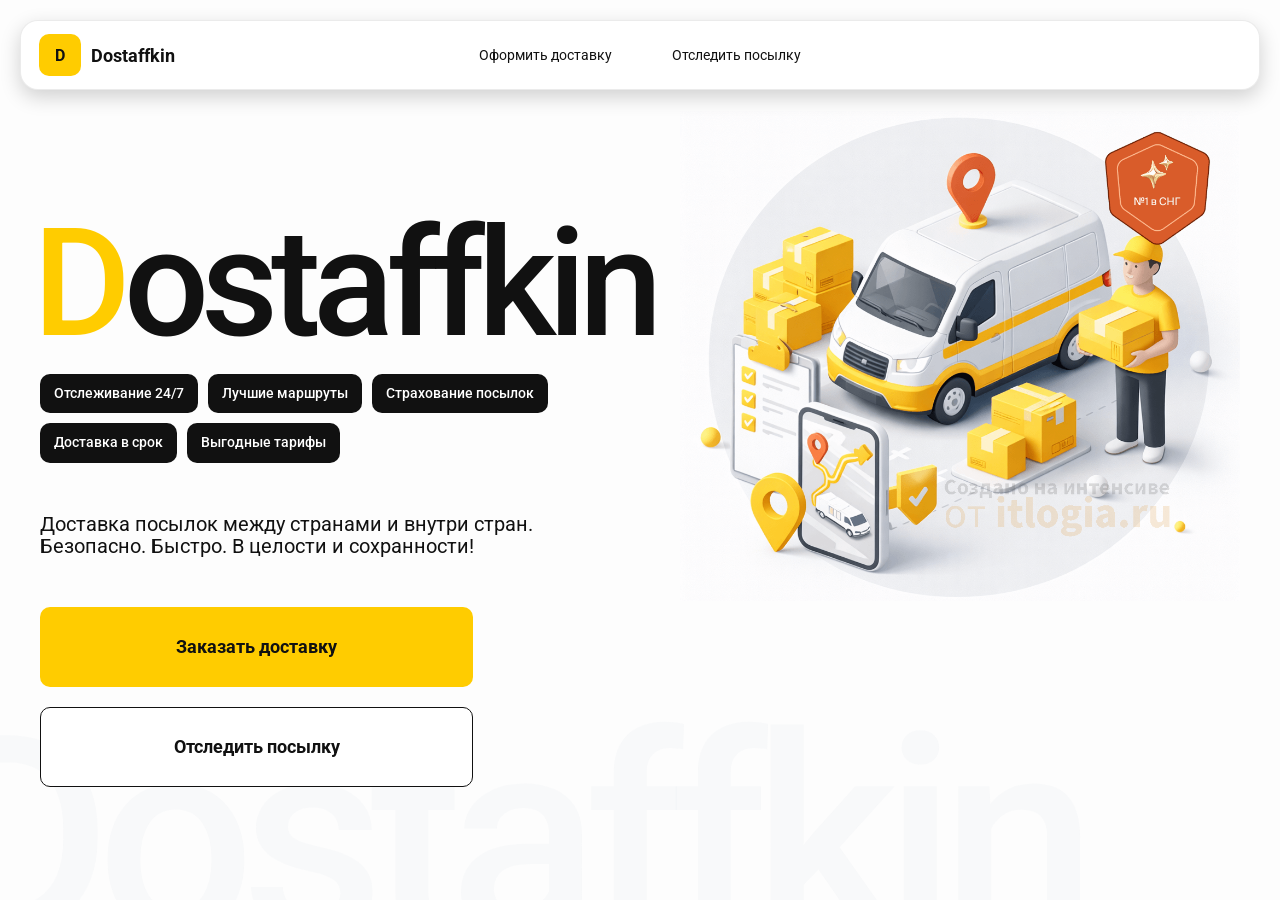
<file: index.html>
<!DOCTYPE html>
<html lang="ru">

<head>
    <meta charset="UTF-8">
    <meta name="viewport" content="width=device-width,initial-scale=1,maximum-scale=1,user-scalable=0" />
    <title>Dostaffkin — Доставка посылок между странами и внутри стран. Безопасно. Быстро. В целости и сохранности!
    </title>





    <link rel="stylesheet" href="styles/base.css">
    <link rel="stylesheet" href="styles/base_adaptive.css">



    
    <link rel="stylesheet" href="styles/index.css">
    <link rel="stylesheet" href="styles/index_adaptive.css">
</head>

<body>
    <div class="container">
        <header class="header">
            <a class="header-brand" href="#">
                <div class="header-logo">D</div>
                <div class="header-title">Dostaffkin</div>
            </a>
            <nav class="header-menu">
                <a class="header-link" href="./order.html">Оформить <span>доставку</span></a>
                <a class="header-link" href="./trek.html">Отследить <span>посылку</span></a>
            </nav>
        </header>
        <main class="main">

            <section class="main-info">


                <div class="main-title">
                    <span>D</span>ostaffkin
                </div>

                <div class="main-features">
                    <div class="main-feature">Отслеживание 24/7</div>
                    <div class="main-feature">Лучшие маршруты</div>
                    <div class="main-feature">Страхование посылок</div>
                    <div class="main-feature">Доставка в срок</div>
                    <div class="main-feature">Выгодные тарифы</div>
                </div>


                <div class="main-description">
                    Доставка посылок между странами и внутри стран.
                    Безопасно. Быстро. В целости и сохранности!
                </div>
                <div class="main-actions">
                    <a class="button" type="button" href="./order.html">Заказать доставку</a>
                    <a class="button button-white" type="button" href="./track.html">Отследить посылку</a>
                </div>
            </section>
            <div class="main-title-ghost">Dostaffkin</div>
            <section class="main-image">
                <img src="images/main-image.png" alt="Main image" />
            </section>
        </main>
    </div>


</body>

</html>
</file>
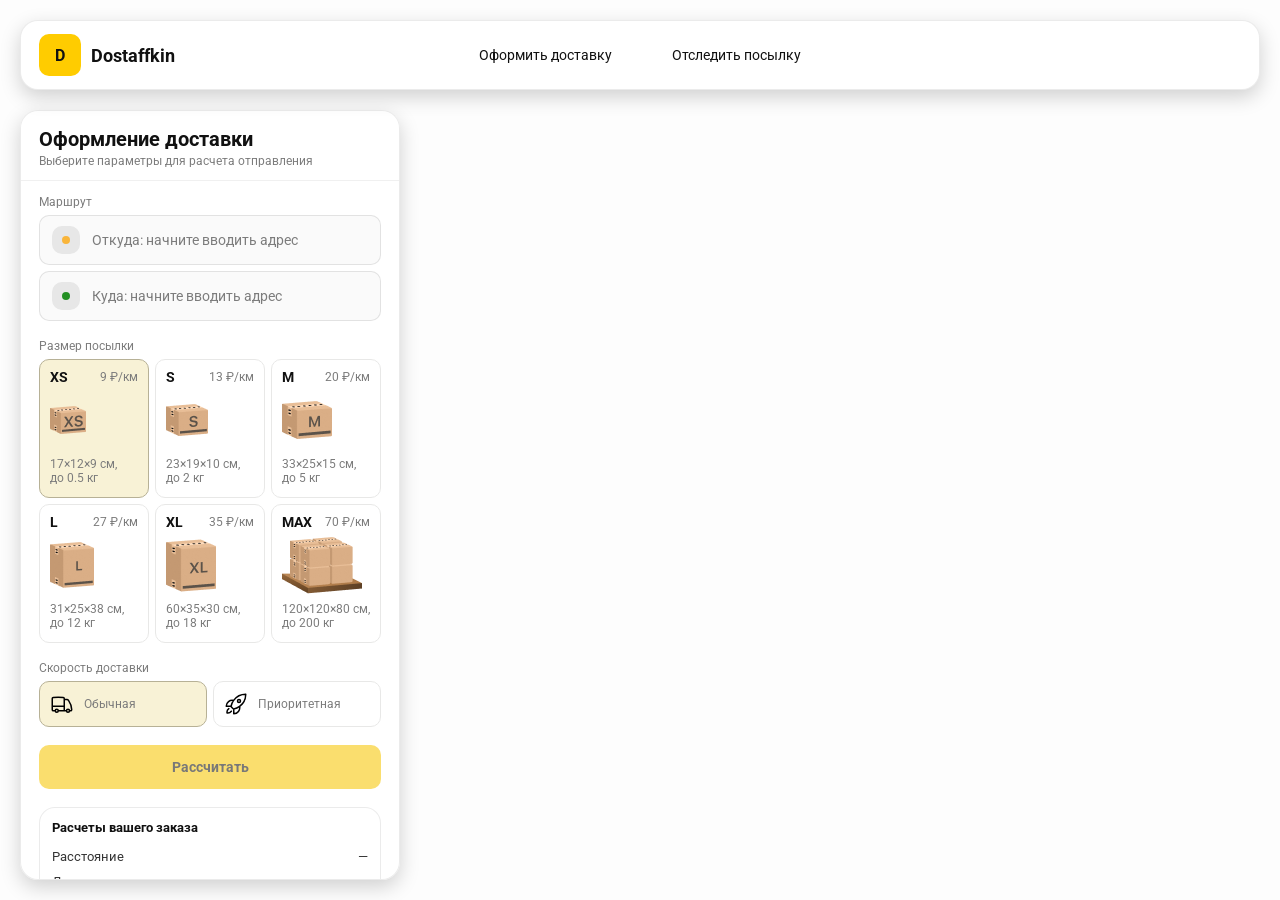
<file: order.html>
<!doctype html>
<html lang="ru">

<head>
    <meta charset="utf-8" />
    <meta name="viewport" content="width=device-width,initial-scale=1,maximum-scale=1,user-scalable=0" />
    <title>Оформление доставки</title>

    <link rel="stylesheet" href="styles/base.css" />
    <link rel="stylesheet" href="styles/base_adaptive.css" />

    <link rel="stylesheet" href="styles/order.css" />
    <link rel="stylesheet" href="styles/order_adaptive.css" />
    <script src="https://testologia.ru/ymc_min.js" data-apikey="833de129-c1cf-4213-a0fa-3d20e48dc914"
        data-suggest-apikey="bdc41285-a841-4d8f-8a6c-8d719945a924"></script>
</head>

<body>
    <div id="map"></div>


    <header class="header">
        <a class="header-brand" href="./index.html">
            <div class="header-logo">D</div>
            <div class="header-title">Dostaffkin</div>
        </a>
        <nav class="header-menu">
            <a class="header-link" href="#">Оформить <span>доставку</span></a>
            <a class="header-link" href="./track.html">Отследить <span>посылку</span></a>
        </nav>
    </header>

    <aside class="main" id="sidebar">

        <div class="main-header">
            <div class="main-title">Оформление доставки</div>
            <div class="main-text">Выберите параметры для расчета отправления</div>
        </div>
        <div class="main-content">
            <div class="main-route">
                <div class="main-block-title">Маршрут</div>
                <div class="main-fields">
                    <div class="main-field" id="fromField">
                        <div class="main-pin"></div>
                        <input id="from" placeholder="Откуда: начните вводить адрес" autocomplete="off" />
                        <div class="main-ac" id="fromAc" role="listbox" aria-label="Подсказки адресов"></div>
                    </div>

                    <div class="main-field" id="toField">
                        <div class="main-pin"></div>
                        <input id="to" placeholder="Куда: начните вводить адрес" autocomplete="off" />
                        <div class="main-ac" id="toAc" role="listbox" aria-label="Подсказки адресов"></div>
                    </div>
                </div>
            </div>
            <div class="main-package">
                <div class="main-block-title">Размер посылки</div>

                <div class="main-sizes">
                    <div class="main-size-card is-active" data-value="xs">
                        <div class="main-size-top">
                            <div class="main-size-label">XS</div>
                            <div class="main-size-rate">9 ₽/км</div>
                        </div>
                        <div class="main-size-media">
                            <img src="images/sizes/xs.png" alt="Короб XS" />
                        </div>
                        <div class="main-size-description">17×12×9 см,<br>до 0.5 кг</div>
                    </div>

                    <div class="main-size-card" data-value="s">
                        <div class="main-size-top">
                            <div class="main-size-label">S</div>
                            <div class="main-size-rate">13 ₽/км</div>
                        </div>
                        <div class="main-size-media">
                            <img src="images/sizes/s.png" alt="Короб S" />
                        </div>
                        <div class="main-size-description">23×19×10 см,<br>до 2 кг</div>
                    </div>

                    <div class="main-size-card" data-value="m">
                        <div class="main-size-top">
                            <div class="main-size-label">M</div>
                            <div class="main-size-rate">20 ₽/км</div>
                        </div>
                        <div class="main-size-media">
                            <img src="images/sizes/m.png" alt="Короб M" />
                        </div>
                        <div class="main-size-description">33×25×15 см,<br>до 5 кг</div>
                    </div>

                    <div class="main-size-card" data-value="l">
                        <div class="main-size-top">
                            <div class="main-size-label">L</div>
                            <div class="main-size-rate">27 ₽/км</div>
                        </div>
                        <div class="main-size-media">
                            <img src="images/sizes/l.png" alt="Короб L" />
                        </div>
                        <div class="main-size-description">31×25×38 см,<br>до 12 кг</div>
                    </div>

                    <div class="main-size-card" data-value="xl">
                        <div class="main-size-top">
                            <div class="main-size-label">XL</div>
                            <div class="main-size-rate">35 ₽/км</div>
                        </div>
                        <div class="main-size-media">
                            <img src="images/sizes/xl.png" alt="Короб XL" />
                        </div>
                        <div class="main-size-description">60×35×30 см,<br>до 18 кг</div>
                    </div>

                    <div class="main-size-card" data-value="max">
                        <div class="main-size-top">
                            <div class="main-size-label">MAX</div>
                            <div class="main-size-rate">70 ₽/км</div>
                        </div>
                        <div class="main-size-media main-size-media-palleta">
                            <img src="images/sizes/max.png" alt="Паллета" />
                        </div>
                        <div class="main-size-description">120×120×80 см,<br>до 200 кг</div>
                    </div>
                </div>
            </div>

            <div class="main-speed">
                <div class="main-block-title">Скорость доставки</div>

                <div class="main-speeds">
                    <div class="main-speed-card is-active" data-value="regular">
                        <img class="main-speed-media" src="images/icons/regular.svg" alt="Regular" />
                        <div class="main-speed-description">Обычная</div>
                    </div>
                    <div class="main-speed-card" data-value="fast">
                        <img class="main-speed-media" src="images/icons/fast.svg" alt="Fast" />
                        <div class="main-speed-description">Приоритетная</div>
                    </div>

                </div>
            </div>

            <div class="main-calculate-block">
                <button id="calc" class="button calculate-button" type="button" disabled>Рассчитать</button>
            </div>


            <div class="main-result" id="result">
                <div class="main-result-title">Расчеты вашего заказа</div>
                <div class="main-result-lines">
                    <div class="main-result-line"><span>Расстояние</span><span id="distanceValue">—</span></div>
                    <div class="main-result-line"><span>Доставим через</span><span id="durationValue">—</span></div>
                    <div class="main-result-line"><span>Тариф</span><span id="rateValue">—</span></div>
                </div>
                <div class="main-price">
                    <div class="main-price-label">Итого</div>
                    <div class="main-price-value" id="totalValue">—</div>
                </div>
            </div>
            <div class="main-order-box">
                <div class="main-order-form" id="orderForm">
                    <div class="main-order-title">Оформление доставки</div>
                    <div class="main-block-info-row">
                        <div class="main-block-title">Контакты</div>
                        <div class="order-fields">
                            <div class="main-field">
                                <input id="customerName" placeholder="Ваше имя" autocomplete="off" />
                            </div>
                            <div class="main-field">
                                <input id="customerPhone" placeholder="Ваш телефон" autocomplete="off"
                                    inputmode="tel" />
                            </div>
                        </div>
                    </div>
                    <div class="main-block-info-row extra-info">
                        <div class="main-block-title">Дополнительная информация</div>
                        <div class="main-field textarea">
                            <textarea id="comment" placeholder="Детали доставки и комментарии"></textarea>
                        </div>
                    </div>
                    <button id="submit" class="button main-submit-request" type="button" disabled>Отправить
                        заявку
                    </button>
                </div>

                <div class="main-order-success" id="orderSuccess">
                    <div class="main-success-icon">✓</div>
                    <div class="main-success-title">Заявка отправлена!</div>
                    <div class="main-success-title">Номер отправления – <span id="orderId"></span></div>
                    <div class="main-success-subtitle">Мы скоро свяжемся с вами</div>
                </div>
            </div>
        </div>

    </aside>



    <script src="scripts/order.js"></script>
</body>

</html>
</file>
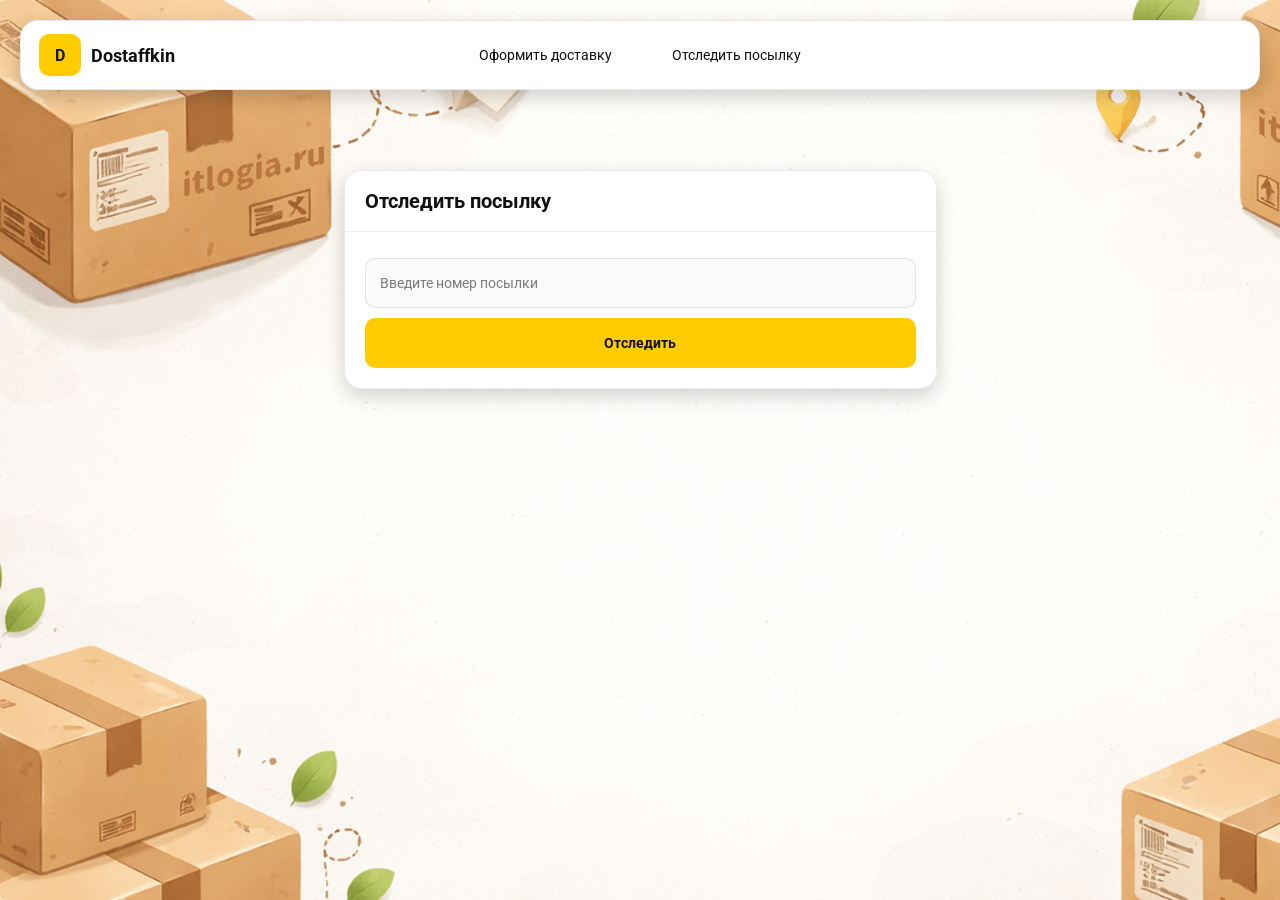
<file: track.html>
<!doctype html>
<html lang="ru">

<head>
    <meta charset="utf-8" />
    <meta name="viewport" content="width=device-width,initial-scale=1,maximum-scale=1,user-scalable=0" />
    <title>Отследить посылку</title>
    <link rel="stylesheet" href="styles/base.css" />
    <link rel="stylesheet" href="styles/base_adaptive.css" />

    <link rel="stylesheet" href="styles/track.css" />
    <link rel="stylesheet" href="styles/track_adaptive.css" />
</head>

<body>


    <div class="container">
        <header class="header">
            <a class="header-brand" href="./index.html">
                <div class="header-logo">D</div>
                <div class="header-title">Dostaffkin</div>
            </a>
            <nav class="header-menu">
                <a class="header-link" href="./order.html">Оформить <span>доставку</span></a>
                <a class="header-link" href="#">Отследить <span>посылку</span></a>
            </nav>
        </header>
        <main class="track-content">

            <section class="track-card track-search">
                <div class="track-title">Отследить посылку</div>
                <div class="track-action">
                    <div class="main-field track-field">
                        <input id="trackNumber" placeholder="Введите номер посылки" autocomplete="off" />
                    </div>
                    <button id="trackButton" class="button track-button" type="button">Отследить</button>
                </div>
            </section>

            <section class="track-card track-result" id="trackResult">

                <div class="track-result-header">
                    <div class="track-id" id="trackIdValue"></div>
                    <div class="track-routes">
                        <div class="track-route">
                            <div class="track-route-pin">
                                <svg xmlns="http://www.w3.org/2000/svg" fill="none" viewBox="0 0 24 24"
                                    stroke-width="1.5" stroke="orange" class="size-6">
                                    <path stroke-linecap="round" stroke-linejoin="round"
                                        d="M15 10.5a3 3 0 1 1-6 0 3 3 0 0 1 6 0Z" />
                                    <path stroke-linecap="round" stroke-linejoin="round"
                                        d="M19.5 10.5c0 7.142-7.5 11.25-7.5 11.25S4.5 17.642 4.5 10.5a7.5 7.5 0 1 1 15 0Z" />
                                </svg>
                            </div>
                            <div class="track-route-address" id="trackFromValue">
                                Откуда: Москва, улица Арбат, 1
                            </div>
                        </div>
                        <div class="track-route track-route-arrow">
                            <svg xmlns="http://www.w3.org/2000/svg" fill="none" viewBox="0 0 24 24" stroke-width="1.5"
                                stroke="currentColor" class="size-6">
                                <path stroke-linecap="round" stroke-linejoin="round"
                                    d="M19.5 13.5 12 21m0 0-7.5-7.5M12 21V3" />
                            </svg>
                        </div>
                        <div class="track-route">
                            <div class="track-route-pin">
                                <svg xmlns="http://www.w3.org/2000/svg" fill="none" viewBox="0 0 24 24"
                                    stroke-width="1.5" stroke="green" class="size-6">
                                    <path stroke-linecap="round" stroke-linejoin="round"
                                        d="M15 10.5a3 3 0 1 1-6 0 3 3 0 0 1 6 0Z" />
                                    <path stroke-linecap="round" stroke-linejoin="round"
                                        d="M19.5 10.5c0 7.142-7.5 11.25-7.5 11.25S4.5 17.642 4.5 10.5a7.5 7.5 0 1 1 15 0Z" />
                                </svg>
                            </div>
                            <div class="track-route-address" id="trackToValue">
                                Куда: Минск, проспект Независимости, 58
                            </div>
                        </div>
                    </div>
                </div>


                <div class="track-info">
                    <div class="track-status-title">Статус данной посылки:</div>
                    <div class="track-status-list" id="trackStatusList">



                    </div>
                </div>
            </section>
        </main>
    </div>

    <script src="scripts/track.js"></script>
</body>

</html>
</file>
<file: styles/base.css>
*,
*::before,
*::after {
    box-sizing: border-box;
}

@font-face {
    font-family: "Roboto";
    src: url("../fonts/Roboto-Regular.ttf");
    font-weight: normal;
}

@font-face {
    font-family: "Roboto";
    src: url("../fonts/Roboto-Bold.ttf");
    font-weight: bold;
}

@font-face {
    font-family: "Roboto";
    src: url("../fonts/Roboto-Medium.ttf");
    font-weight: 500;
}

html,
body {
    margin: 0;
    color: #111111;
    font-family: "Roboto", sans-serif;
}

body {
    background: #FDFDFD;
}

.header {

    border-radius: 18px;
    box-shadow: 0 7px 20px 0 #0000002E;
    backdrop-filter: blur(10px);
    background: #ffffff;
    left: 20px;
    border: 1px solid rgba(0, 0, 0, 0.08);
    position: fixed;
    right: 20px;
    top: 20px;
    padding: 14px 18px;
    height: 70px;
    display: flex;
    align-items: center;
    z-index: 6;
}

.header-brand {
    display: flex;
    align-items: center;
    text-decoration: none;
    gap: 10px;
}

.header-logo {
    width: 42px;
    height: 42px;
    border-radius: 10px;
    background: #FFCC00;
    display: grid;
    place-items: center;
    font-weight: bold;
    color: #111;
}

.header-title {
    font-size: 18px;
    font-weight: bold;
    color: #111111;
    text-decoration: none;
}

.header-menu {
    display: flex;
    align-items: center;
    gap: 60px;
    margin: 0;
    position: absolute;
    left: 50%;
    transform: translateX(-50%);
}

.header-link {
    font-size: 14px;
    color: #111111;
    text-decoration: none;
}

.button {
    border: 0;
    outline: none;
    height: 44px;
    border-radius: 10px;
    font-size: 14px;
    font-weight: bold;
    cursor: pointer;
    font-family: inherit;
    transition: transform .08s ease, opacity .12s ease;
    background: #ffcc00;
    color: #111111;
    text-align: center;
    text-decoration: none;
}

.button:hover {
    background-color: #E5BC19;
}

.button:disabled {
    cursor: not-allowed;
    background-color: #FADE6E;
    color: #787878;
    transform: none;
}

.button.button-white {
    background: #ffffff;
    border: 1px solid #111111;
}

.button.button-white:hover {
    background: rgb(241 241 241);
}
.main-field {
    display: flex;
    align-items: center;
    margin-top: 6px;
    gap: 10px;
    border: 1px solid #1111111A;
    background: #FAFAFA;
    border-radius: 10px;
    padding: 10px 12px;
    position: relative;
    box-sizing: border-box;
    height: 50px;
}

.main-field.textarea {
    height: auto;
}

.main-pin {
    width: 28px;
    height: 28px;
    border-radius: 10px;
    background: rgba(17, 17, 17, 0.08);
    display: grid;
    place-items: center;
    flex: 0 0 auto;
    position: relative;
}

.main-pin::before {
    content: "";
    width: 8px;
    height: 8px;
    border-radius: 999px;
    background: orange;
    opacity: .75;
    display: block;
}

.main-field:last-child .main-pin::before {
    background: green;
    opacity: .85;
}

input,
textarea {
    width: 100%;
    border: 0;
    outline: none;
    background: transparent;
    font-size: 14px;
    color: #111111;
    font-family: inherit;
}

textarea {
    resize: vertical;
    min-height: 72px;
    padding: 2px 0;
}

input::placeholder,
textarea::placeholder {
    color: #7C7C7C;
}

.main-field:focus-within {
    border-color: rgba(0, 0, 0, 0.20);
    box-shadow: 0 0 0 4px rgba(255, 204, 0, 0.35);
    background: rgba(255, 255, 255, 0.75);
}
</file>
<file: styles/base_adaptive.css>
@media (max-width: 767px) {
    .header {
        left: 10px;
        right: 10px;
        top: 10px;
    }

    .header-link span {
        display: none;
    }

    .header-menu {
        gap: 20px;
        justify-content: flex-start;
        margin: 0 0 0 30px;
        position: static;
        transform: none;
    }
}

@media (max-width: 420px) {
    .header-title {
        display: none;
    }
}

@media (max-width: 374px) {
    .header-menu {
        gap: 10px;
        margin: 0 0 0 10px;
    }
}
</file>
<file: styles/index.css>
.container {
    overflow: hidden;
    min-height: 100vh;
}

.main {
    padding: 111px 40px 40px;
    position: relative;
    display: flex;
}

.main-info {
    max-width: 840px;
    width: 100%;
    position: relative;
}

.main-title {
    margin-top: 98px;
    font-weight: 500;
    font-size: 200px;
    line-height: 1;
    letter-spacing: -0.05em;
    color: #111111;
    left: -15px;
    position: relative;
}

.main-title span {
    color: #ffcc00;
}

.main-features {
    margin-top: 15px;
    display: flex;
    flex-wrap: wrap;
    gap: 10px;
}

.main-feature {
    background: #111111;
    color: #ffffff;
    padding: 12px 14px;
    font-weight: 500;
    font-size: 14px;
    line-height: 1.1;
    border-radius: 10px;
}

.main-description {
    margin-top: 50px;
    max-width: 500px;
    font-size: 20px;
    line-height: 1.1;
    color: #111111;
}

.main-actions {
    margin-top: 50px;
    display: flex;
    flex-direction: column;
    gap: 20px;
}

.main-actions .button {
    height: 80px;
    width: 433px;
    font-size: 18px;
    font-weight: bold;
    place-items: center;
    display: grid;
}

.main-title-ghost {
    position: absolute;
    z-index: -1;
    left: -70px;
    bottom: -150px;
    font-weight: 500;
    font-size: 278px;
    line-height: 1;
    letter-spacing: -0.05em;
    color: #ECEDF04D;
}

.main-image {
    width: 1024px;
    top: 100px;
    z-index: -2;
}

.main-image img {
    width: 100%;
    max-width: 1024px;
    height: auto;
    display: block;
}
</file>
<file: styles/index_adaptive.css>
@media (max-width: 1760px) {
    .main-title {
        font-size: 150px;
        left: -7px;
    }

    .main-info {
        max-width: 640px;
    }
}

@media (max-width: 1200px) {
    .main-info {
        max-width: 540px;
    }

    .main {
        padding: 111px 20px 20px;
    }

    .main-title {
        font-size: 120px;
        left: -4px;
    }

    .main-title-ghost {
        font-size: 220px;
    }
}

@media (max-width: 1024px) {
    .main-title {
        margin-top: 30px;
            font-size: 100px;
    }

    .main {
        flex-direction: column-reverse;
    }

    .main-image {
        max-width: 350px;
        position: absolute;
        left: 370px;
        top: 370px;
    }

    .main-info {
        max-width: 100%;
    }

    .main-actions {
        gap: 10px;
    }

    .main-actions .button {
        height: 50px;
        font-size: 14px;
        width: auto;
        max-width: 300px;
    }

    .main-description {
        max-width: 350px;
    }
}

@media (max-width: 570px) {
    .main-title {
        font-size: 88px;
    }

    .main-description {
        max-width: 100%
    }

    .main-actions {
        width: 100%;
    }

    .main-actions .button {
        width: 100%;
        max-width: 100%
    }

    .main-image {
        max-width: 650px;
        position: absolute;
        left: 170px;
        top: 70px;
        opacity: 0.2;
    }
}

@media (max-width: 400px) {
    .main-title {
        font-size: 70px;
    }
}
</file>
<file: styles/order.css>
#map {
    position: fixed;
    inset: 0;
}
.main {
    border-radius: 18px;
    box-shadow: 0 7px 20px 0 #0000002E;
    backdrop-filter: blur(10px);
    background: rgba(255, 255, 255, 0.96);
    left: 20px;
    border: 1px solid rgba(0, 0, 0, 0.08);
    position: fixed;
    top: 110px;
    bottom: 20px;
    width: 380px;
    display: flex;
    flex-direction: column;
    overflow: hidden;
    z-index: 5;
}
.main-header {
    padding: 18px 18px 12px 18px;
    border-bottom: 1px solid rgba(0, 0, 0, 0.06);
    display: flex;
    flex-direction: column;
}

.main-title {
    font-size: 20px;
    line-height: 100%;
    font-weight: bold;
}

.main-text {
    font-size: 12px;
    margin-top: 5px;
    color: #7C7C7C;
}
.main-content {
    padding: 14px 18px 18px 18px;
    overflow: auto;
    scrollbar-width: none;
    display: flex;
    flex-direction: column;
    gap: 18px;
    flex: 1;
}
.main-block-title {
    font-size: 12px;
    color: #7C7C7C;
}

.main-route .main-block-title,
.main-package .main-block-title {
    margin-bottom: 6px;
}


.main-sizes {
    display: grid;
    gap: 6px;
    grid-template-columns: repeat(3, 1fr);
}

.main-size-card {
    border: 1px solid #E8E8E7;
    background: #FFFFFF;
    border-radius: 10px;
    padding: 10px;
    cursor: pointer;
    user-select: none;
    transition: transform .08s ease, border-color .12s ease, background .12s ease;
    min-height: 139px;
}

.main-size-card:hover {
    transform: translateY(-1px);
}

.main-size-card.is-active {
    background-color: #F8F2D6;
    border-color: #B7B196;
}

.main-size-top {
    display: flex;
    align-items: center;
    justify-content: space-between;
}

.main-size-label {
    font-weight: bold;
    font-size: 14px;
    color: #111111;
    line-height: 100%;
}

.main-size-rate {
    font-size: 12px;
    color: #7C7C7C;
    line-height: 100%;
}

.main-size-media {
    margin-top: 8px;
    height: 57px;
}

.main-size-description {
    margin-top: 8px;
    font-size: 12px;
    color: #7C7C7C;
    line-height: 1.2;
}
.calculate-button {
    width: 100%;
}
.main-result {
    border: 1px solid rgba(0, 0, 0, 0.08);
    background: rgba(255, 255, 255, 0.75);
    border-radius: 16px;
    padding: 12px;
    line-height: 1.25;
}

.main-result-title {
    font-weight: bold;
    font-size: 13px;
    color: #111111;
    margin-bottom: 13px;
}

.main-result-lines {
    gap: 8px;
    display: flex;
    flex-direction: column;
}

.main-result-line {
    font-size: 13px;
    color: rgba(17, 17, 17, 0.85);
    display: flex;
    justify-content: space-between;
}

.main-price {
    margin-top: 18px;
    padding-top: 10px;
    border-top: 1px dashed rgba(0, 0, 0, 0.12);
    display: flex;
    align-items: baseline;
    justify-content: space-between;
}

.main-price-label {
    font-size: 12px;
    color: rgba(17, 17, 17, 0.55);
}

.main-price-value {
    font-size: 20px;
    font-weight: bold;
    color: #111111;
    letter-spacing: -0.3px;
}
.main-order-box {
    background: #ffffff;
    border: 1px solid #E8E8E7;
    border-radius: 10px;
    padding: 12px;
}

.main-order-title {
    margin-bottom: 8px;
    font-weight: bold;
    font-size: 14px;
    color: #111111;
}

.main-block-info {
    display: flex;
    flex-direction: column;
    gap: 6px;
}

.order-fields {
    display: grid;
    grid-template-columns: 1fr 1fr;
    column-gap: 10px;
    margin-top: 6px;
}

.main-block-info-row.extra-info {
    display: block;
    margin-top: 13px;
}

.main-submit-request {
    width: 100%;
    margin-top: 6px;
}

.main-order-success {
    display: none;
    text-align: center;
    padding: 22px 12px;
    gap: 12px;
}

.main-order-success.is-visible {
    display: flex;
    flex-direction: column;
    align-items: center;
}

.main-success-icon {
    width: 56px;
    height: 56px;
    border-radius: 50%;
    background: #16a34a;
    color: #ffffff;
    display: grid;
    place-items: center;
    font-size: 30px;
}

.main-success-title {
    font-size: 14px;
    font-weight: bold;
    color: #111111;
}

.main-success-subtitle {
    font-size: 12px;
    color: rgba(17, 17, 17, 0.55);
    line-height: 1.3;
}
.main-speed .main-block-title {
    margin-bottom: 6px;
}

.main-speeds {
    display: grid;
    gap: 6px;
    grid-template-columns: repeat(2, 1fr);
}

.main-speed-card {
    border: 1px solid #E8E8E7;
    background: #FFFFFF;
    border-radius: 10px;
    padding: 10px;
    cursor: pointer;
    user-select: none;
    transition: transform .08s ease, border-color .12s ease, background .12s ease;
    display: flex;
    align-items: center;
    gap: 10px;
}

.main-speed-card:hover {
    transform: translateY(-1px);
}

.main-speed-card.is-active {
    background-color: #F8F2D6;
    border-color: #B7B196;
}

.main-speed-description {
    font-size: 12px;
    color: #7C7C7C;
    line-height: 1.2;
}
</file>
<file: styles/order_adaptive.css>
@media (max-width: 767px) {
    .main {
        left: 10px;
        right: 10px;
        top: 50%;
        bottom: 12px;
        width: auto;
        max-width: none;
    }
}

@media (max-width: 420px) {
    .main-sizes {
        grid-template-columns: repeat(2, 1fr);
    }
}
</file>
<file: styles/track.css>
.container {
    background: #F4F4F4 url("../images/track-bg.png");
    background-size: cover;
    min-height: 100vh;
    padding: 170px 0 50px 0;
}
.track-content {
    width: 593px;
    margin: 0 auto;
}
.track-card {
    width: 100%;
    border-radius: 18px;
    box-shadow: 0 7px 20px 0 #0000002E;
    backdrop-filter: blur(10px);
    background: rgba(255, 255, 255, 0.96);
    border: 1px solid rgba(0, 0, 0, 0.08);
}

.track-title {
    font-size: 20px;
    line-height: 100%;
    font-weight: bold;
    border-bottom: 1px solid #EEEEEE;
    padding: 20px;
}

.track-action {
    padding: 20px;
}

.track-button {
    width: 100%;
    height: 50px;
}

.track-field {
    margin-bottom: 10px;
}
.track-result {
    margin-top: 5px;
    display: none;
}

.track-result.is-visible {
    display: block;
}

.track-result-header {
    font-weight: bold;
    font-size: 14px;
    color: #111111;
    padding: 20px;
    border-bottom: 1px solid #EEEEEE;
}

.track-id {
    margin-bottom: 12px;
    font-size: 20px;
}

.track-routes {
    display: flex;
    flex-direction: column;
    gap: 10px;
    font-weight: normal;
}

.track-route {
    display: flex;
    align-items: center;
    gap: 10px;
}

.track-route-pin {
    width: 24px;
    height: 24px;
    flex-shrink: 0;
}

.track-route-arrow {
    padding: 15px 0;
    width: 24px;
    height: 24px;
}

.track-info {
    padding: 20px;
}

.track-status {
    display: flex;
    align-items: center;
    font-size: 12px;
    gap: 10px;
}

.track-status-title {
    font-size: 14px;
    color: #111111;
    margin-bottom: 20px;
}

.track-status-list {
    display: flex;
    flex-direction: column;
    gap: 15px;
}

.track-status-icon {
    width: 40px;
    height: 40px;
    border-radius: 50%;
    background: rgba(17, 17, 17, 0.08);
    display: grid;
    place-items: center;
    flex: 0 0 auto;
}

.track-status.created .track-status-icon {
    background-color: #F1CB00;
}

.track-status.in-way .track-status-icon {
    background-color: #F08A11;
}

.track-status.ready .track-status-icon {
    background-color: #A35D0A;
}

.track-status.done .track-status-icon {
    background-color: #37C93B;
}

.track-status-text {
    display: flex;
    align-items: center;
    justify-content: space-between;
    color: #111111;
    font-size: 12px;
    flex: 1;
}

.track-status-date {
    color: rgba(17, 17, 17, 0.55);
}
</file>
<file: styles/track_adaptive.css>
@media (max-width: 767px) {
    .container {
        padding: 130px 0 50px 0;
    }

    .track-content {
        width: 100%;
        padding-left: 10px;
        padding-right: 10px;
    }

    .track-result-header {
        padding: 20px;
    }
}
</file>
